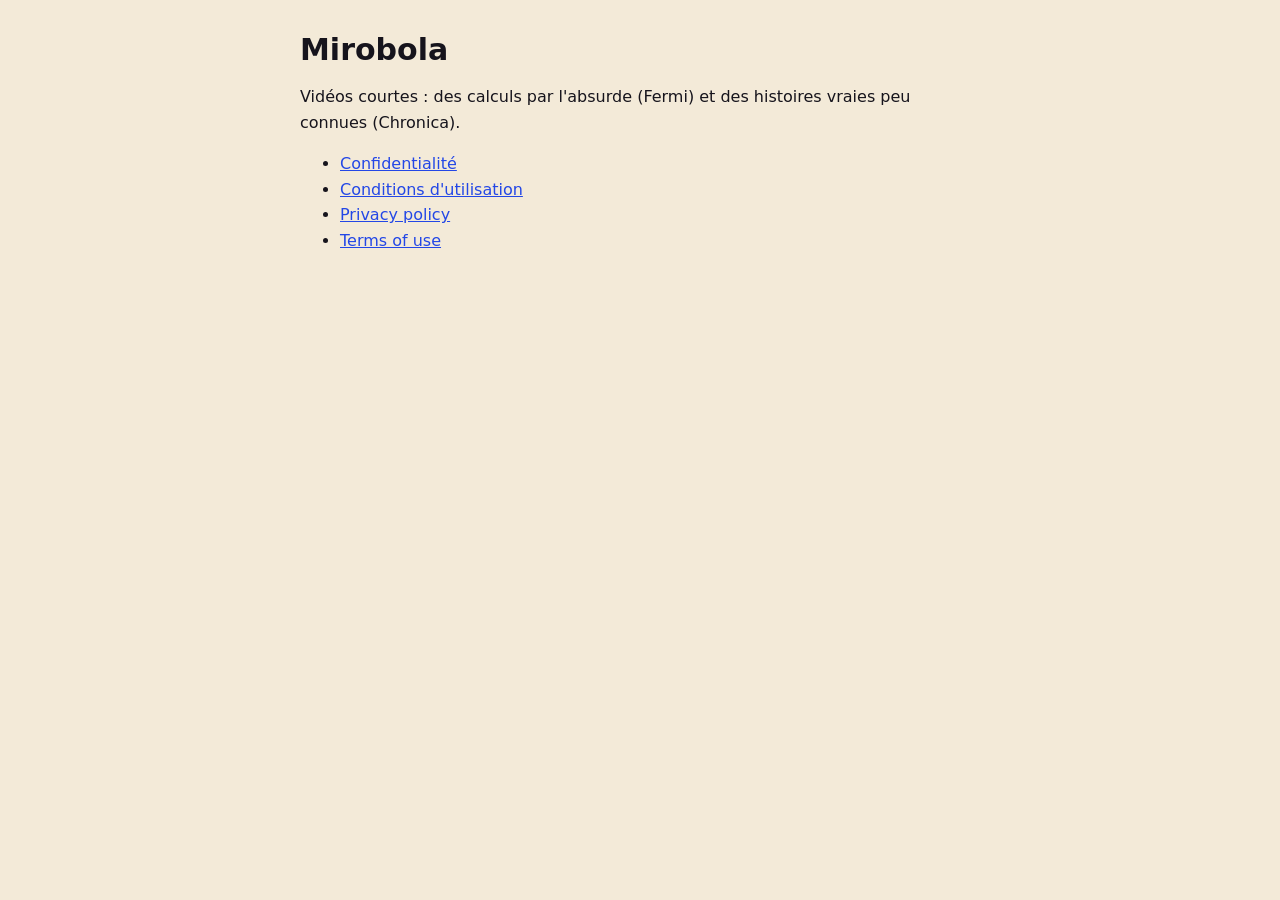
<file: index.html>
<!doctype html>
<html lang="fr">
<head>
<meta charset="utf-8">
<meta name="viewport" content="width=device-width, initial-scale=1">
<title>Mirobola</title>
<link rel="stylesheet" href="style.css">
</head>
<body>
<main>
<h1>Mirobola</h1>
<p>Vidéos courtes : des calculs par l'absurde (Fermi) et des histoires vraies peu connues (Chronica).</p>
<ul>
<li><a href="confidentialite.html">Confidentialité</a></li>
<li><a href="conditions.html">Conditions d'utilisation</a></li>
<li><a href="privacy.html">Privacy policy</a></li>
<li><a href="terms.html">Terms of use</a></li>
</ul>
</main>
</body>
</html>
</file>
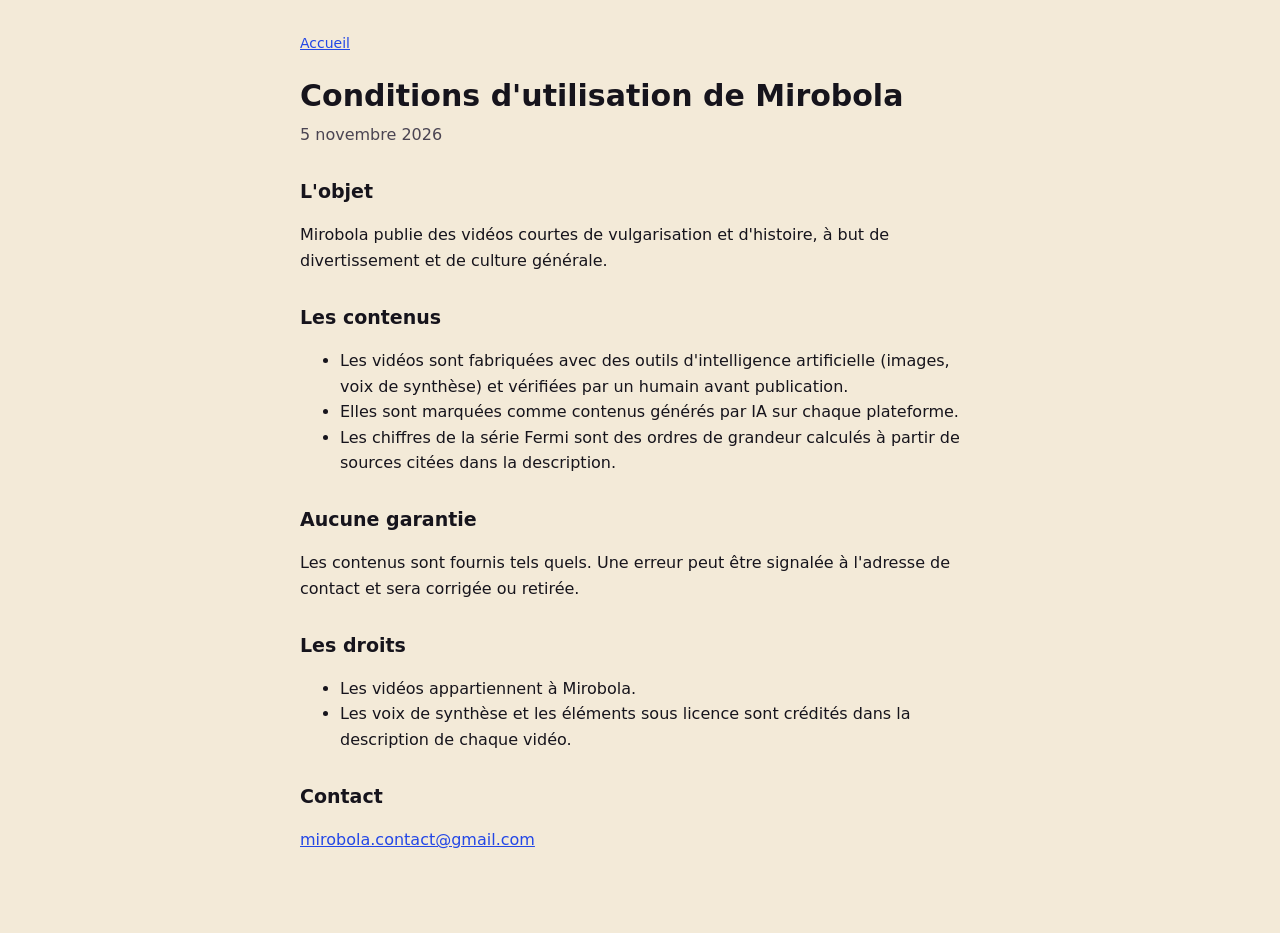
<file: conditions.html>
<!doctype html>
<html lang="fr">
<head>
<meta charset="utf-8">
<meta name="viewport" content="width=device-width, initial-scale=1">
<title>Conditions d'utilisation de Mirobola</title>
<link rel="stylesheet" href="style.css">
</head>
<body>
<main>
<nav><a href="index.html">Accueil</a></nav>
<h1>Conditions d'utilisation de Mirobola</h1>
<p class="date">5 novembre 2026</p>
<h2>L'objet</h2>
<p>Mirobola publie des vidéos courtes de vulgarisation et d'histoire, à but de divertissement et de culture générale.</p>
<h2>Les contenus</h2>
<ul>
<li>Les vidéos sont fabriquées avec des outils d'intelligence artificielle (images, voix de synthèse) et vérifiées par un humain avant publication.</li>
<li>Elles sont marquées comme contenus générés par IA sur chaque plateforme.</li>
<li>Les chiffres de la série Fermi sont des ordres de grandeur calculés à partir de sources citées dans la description.</li>
</ul>
<h2>Aucune garantie</h2>
<p>Les contenus sont fournis tels quels. Une erreur peut être signalée à l'adresse de contact et sera corrigée ou retirée.</p>
<h2>Les droits</h2>
<ul>
<li>Les vidéos appartiennent à Mirobola.</li>
<li>Les voix de synthèse et les éléments sous licence sont crédités dans la description de chaque vidéo.</li>
</ul>
<h2>Contact</h2>
<p><a href="mailto:mirobola.contact@gmail.com">mirobola.contact@gmail.com</a></p>
</main>
</body>
</html>
</file>
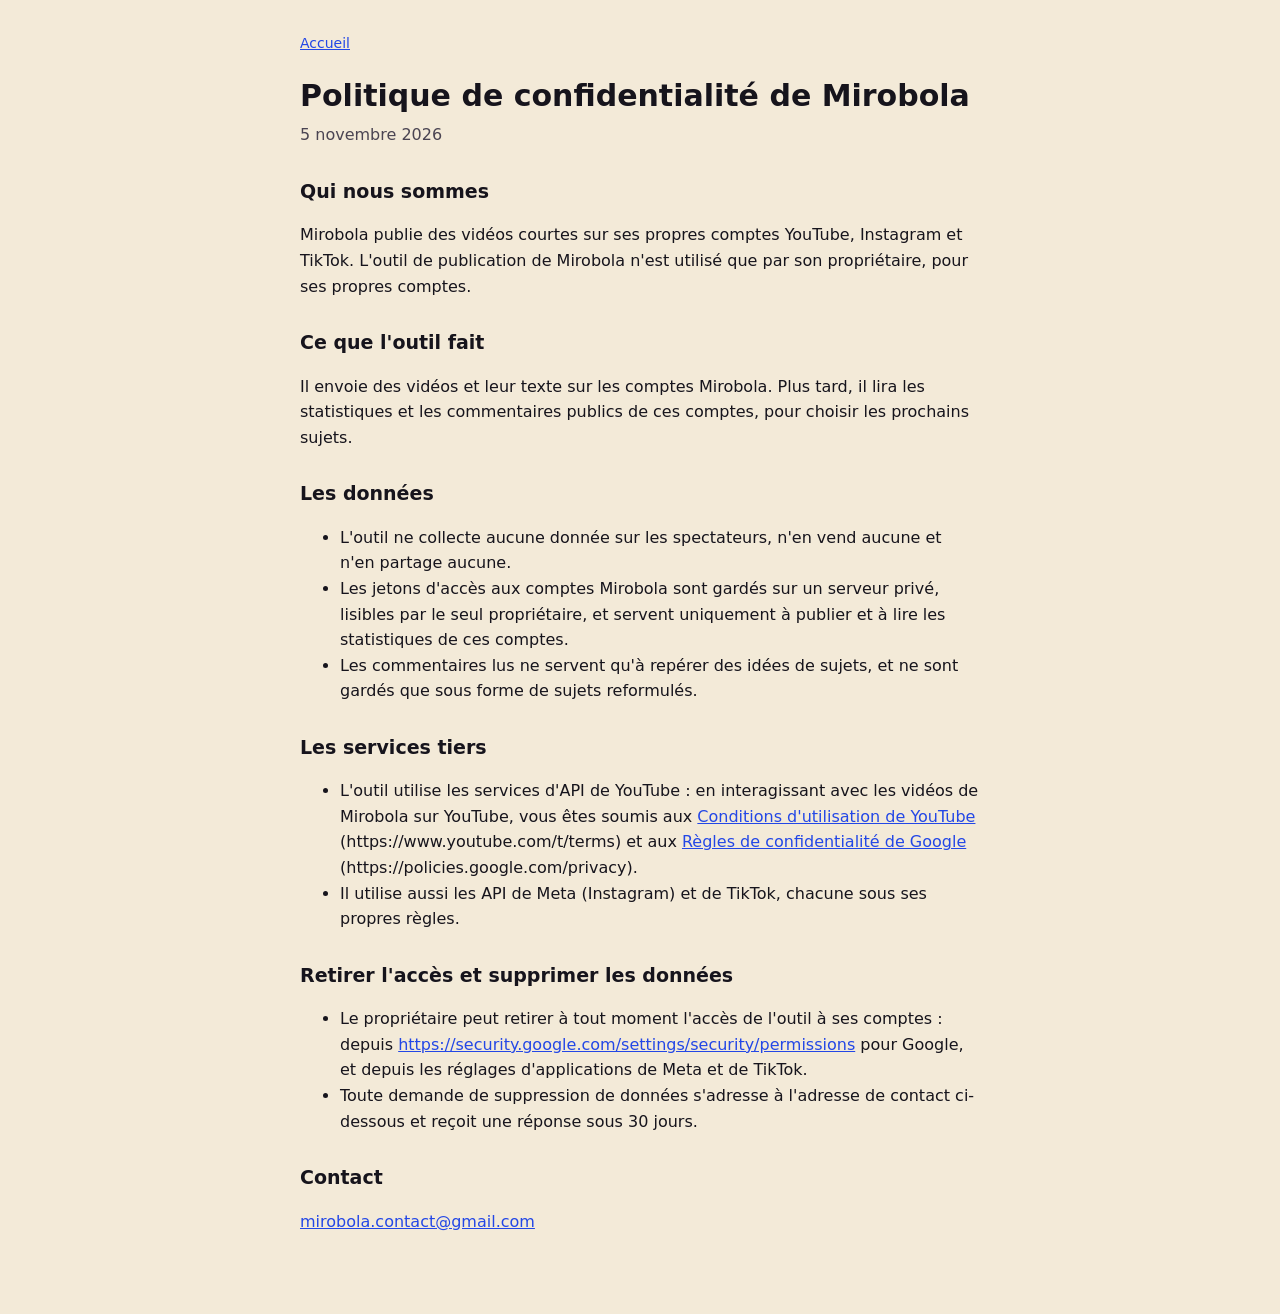
<file: confidentialite.html>
<!doctype html>
<html lang="fr">
<head>
<meta charset="utf-8">
<meta name="viewport" content="width=device-width, initial-scale=1">
<title>Politique de confidentialité de Mirobola</title>
<link rel="stylesheet" href="style.css">
</head>
<body>
<main>
<nav><a href="index.html">Accueil</a></nav>
<h1>Politique de confidentialité de Mirobola</h1>
<p class="date">5 novembre 2026</p>
<h2>Qui nous sommes</h2>
<p>Mirobola publie des vidéos courtes sur ses propres comptes YouTube, Instagram et TikTok. L'outil de publication de Mirobola n'est utilisé que par son propriétaire, pour ses propres comptes.</p>
<h2>Ce que l'outil fait</h2>
<p>Il envoie des vidéos et leur texte sur les comptes Mirobola. Plus tard, il lira les statistiques et les commentaires publics de ces comptes, pour choisir les prochains sujets.</p>
<h2>Les données</h2>
<ul>
<li>L'outil ne collecte aucune donnée sur les spectateurs, n'en vend aucune et n'en partage aucune.</li>
<li>Les jetons d'accès aux comptes Mirobola sont gardés sur un serveur privé, lisibles par le seul propriétaire, et servent uniquement à publier et à lire les statistiques de ces comptes.</li>
<li>Les commentaires lus ne servent qu'à repérer des idées de sujets, et ne sont gardés que sous forme de sujets reformulés.</li>
</ul>
<h2>Les services tiers</h2>
<ul>
<li>L'outil utilise les services d'API de YouTube : en interagissant avec les vidéos de Mirobola sur YouTube, vous êtes soumis aux <a href="https://www.youtube.com/t/terms">Conditions d'utilisation de YouTube</a> (https://www.youtube.com/t/terms) et aux <a href="https://policies.google.com/privacy">Règles de confidentialité de Google</a> (https://policies.google.com/privacy).</li>
<li>Il utilise aussi les API de Meta (Instagram) et de TikTok, chacune sous ses propres règles.</li>
</ul>
<h2>Retirer l'accès et supprimer les données</h2>
<ul>
<li>Le propriétaire peut retirer à tout moment l'accès de l'outil à ses comptes : depuis <a href="https://security.google.com/settings/security/permissions">https://security.google.com/settings/security/permissions</a> pour Google, et depuis les réglages d'applications de Meta et de TikTok.</li>
<li>Toute demande de suppression de données s'adresse à l'adresse de contact ci-dessous et reçoit une réponse sous 30 jours.</li>
</ul>
<h2>Contact</h2>
<p><a href="mailto:mirobola.contact@gmail.com">mirobola.contact@gmail.com</a></p>
</main>
</body>
</html>
</file>
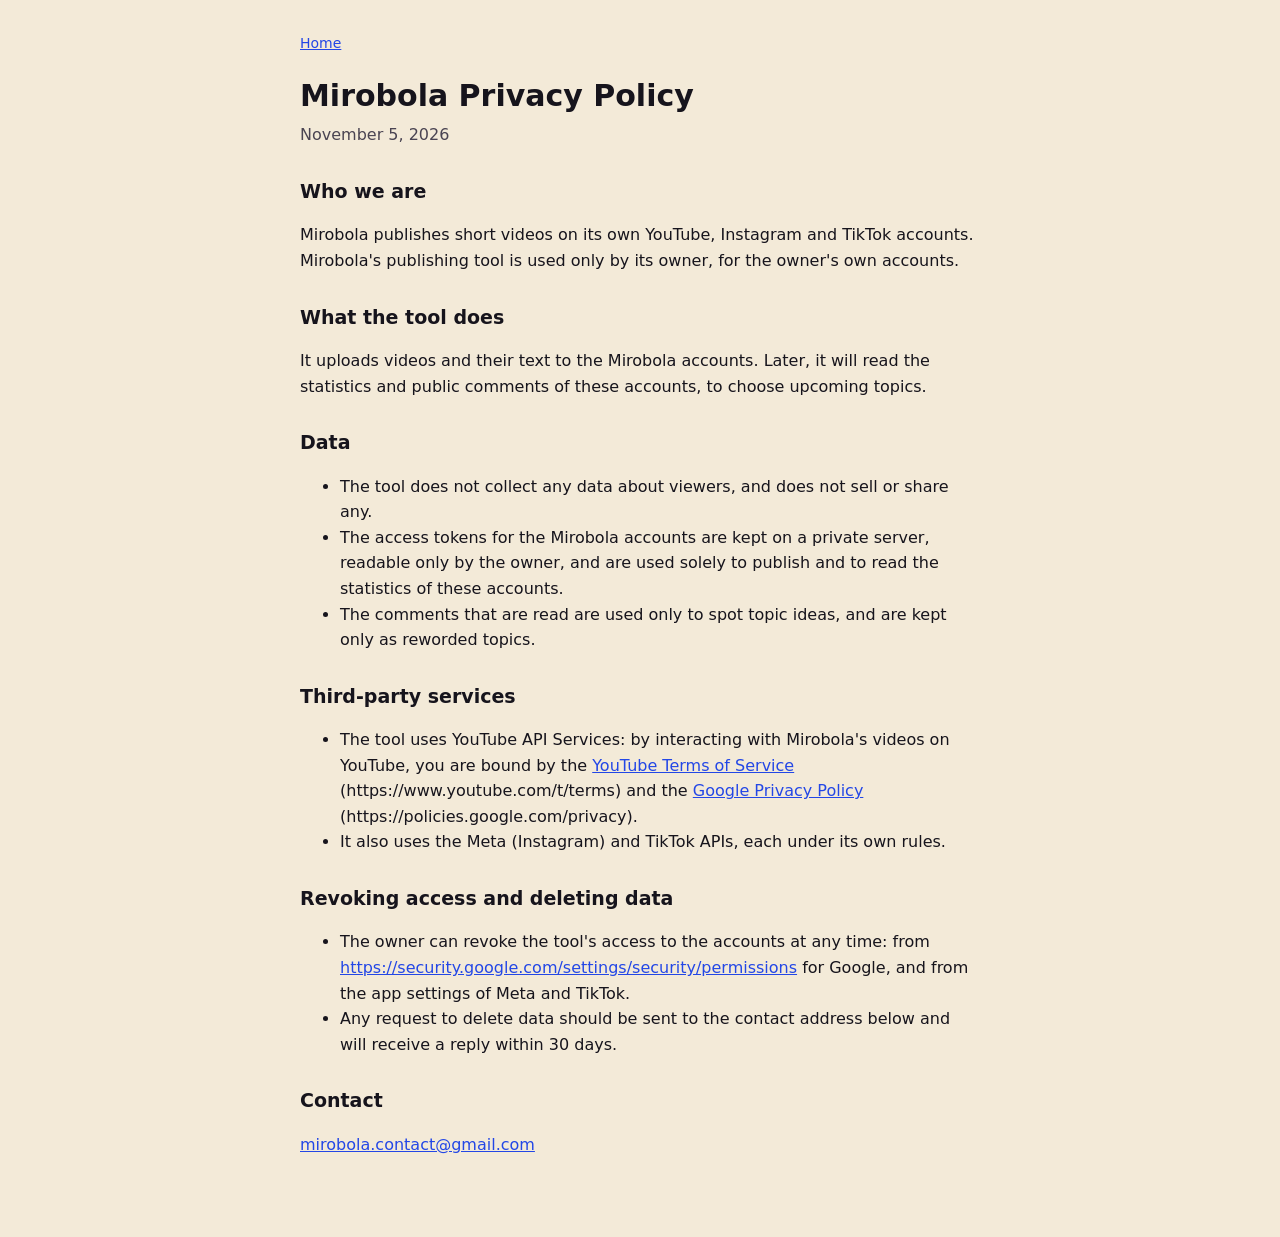
<file: privacy.html>
<!doctype html>
<html lang="en">
<head>
<meta charset="utf-8">
<meta name="viewport" content="width=device-width, initial-scale=1">
<title>Mirobola Privacy Policy</title>
<link rel="stylesheet" href="style.css">
</head>
<body>
<main>
<nav><a href="index.html">Home</a></nav>
<h1>Mirobola Privacy Policy</h1>
<p class="date">November 5, 2026</p>
<h2>Who we are</h2>
<p>Mirobola publishes short videos on its own YouTube, Instagram and TikTok accounts. Mirobola's publishing tool is used only by its owner, for the owner's own accounts.</p>
<h2>What the tool does</h2>
<p>It uploads videos and their text to the Mirobola accounts. Later, it will read the statistics and public comments of these accounts, to choose upcoming topics.</p>
<h2>Data</h2>
<ul>
<li>The tool does not collect any data about viewers, and does not sell or share any.</li>
<li>The access tokens for the Mirobola accounts are kept on a private server, readable only by the owner, and are used solely to publish and to read the statistics of these accounts.</li>
<li>The comments that are read are used only to spot topic ideas, and are kept only as reworded topics.</li>
</ul>
<h2>Third-party services</h2>
<ul>
<li>The tool uses YouTube API Services: by interacting with Mirobola's videos on YouTube, you are bound by the <a href="https://www.youtube.com/t/terms">YouTube Terms of Service</a> (https://www.youtube.com/t/terms) and the <a href="https://policies.google.com/privacy">Google Privacy Policy</a> (https://policies.google.com/privacy).</li>
<li>It also uses the Meta (Instagram) and TikTok APIs, each under its own rules.</li>
</ul>
<h2>Revoking access and deleting data</h2>
<ul>
<li>The owner can revoke the tool's access to the accounts at any time: from <a href="https://security.google.com/settings/security/permissions">https://security.google.com/settings/security/permissions</a> for Google, and from the app settings of Meta and TikTok.</li>
<li>Any request to delete data should be sent to the contact address below and will receive a reply within 30 days.</li>
</ul>
<h2>Contact</h2>
<p><a href="mailto:mirobola.contact@gmail.com">mirobola.contact@gmail.com</a></p>
</main>
</body>
</html>
</file>
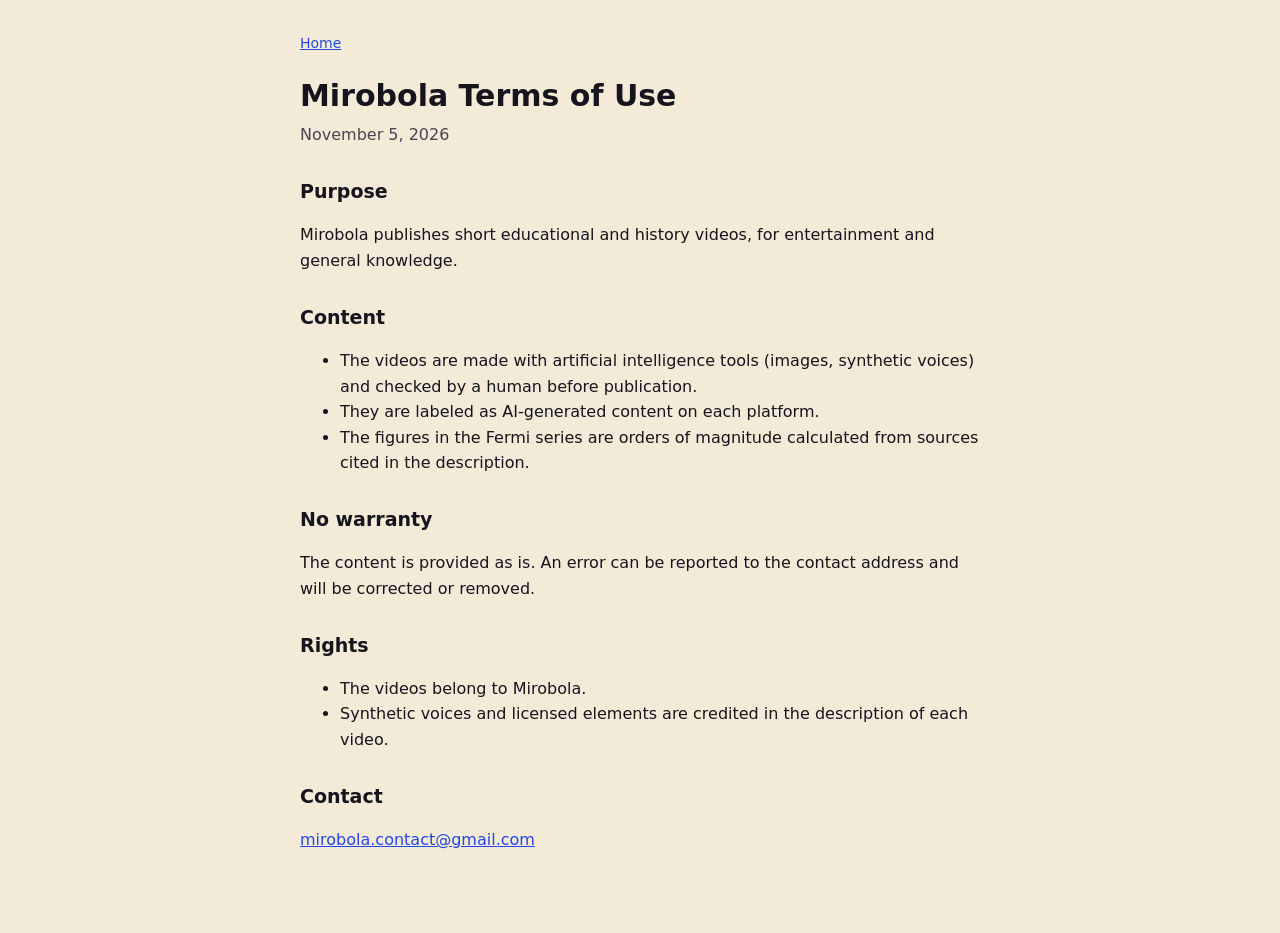
<file: terms.html>
<!doctype html>
<html lang="en">
<head>
<meta charset="utf-8">
<meta name="viewport" content="width=device-width, initial-scale=1">
<title>Mirobola Terms of Use</title>
<link rel="stylesheet" href="style.css">
</head>
<body>
<main>
<nav><a href="index.html">Home</a></nav>
<h1>Mirobola Terms of Use</h1>
<p class="date">November 5, 2026</p>
<h2>Purpose</h2>
<p>Mirobola publishes short educational and history videos, for entertainment and general knowledge.</p>
<h2>Content</h2>
<ul>
<li>The videos are made with artificial intelligence tools (images, synthetic voices) and checked by a human before publication.</li>
<li>They are labeled as AI-generated content on each platform.</li>
<li>The figures in the Fermi series are orders of magnitude calculated from sources cited in the description.</li>
</ul>
<h2>No warranty</h2>
<p>The content is provided as is. An error can be reported to the contact address and will be corrected or removed.</p>
<h2>Rights</h2>
<ul>
<li>The videos belong to Mirobola.</li>
<li>Synthetic voices and licensed elements are credited in the description of each video.</li>
</ul>
<h2>Contact</h2>
<p><a href="mailto:mirobola.contact@gmail.com">mirobola.contact@gmail.com</a></p>
</main>
</body>
</html>
</file>
<file: style.css>
:root { --papier: #F3EAD8; --encre: #16141C; --encre-2: #4A4452; --cobalt: #2347E6; }
* { box-sizing: border-box; }
body { margin: 0; background: var(--papier); color: var(--encre); font: 16px/1.6 system-ui, sans-serif; }
main { max-width: 720px; margin: 0 auto; padding: 32px 20px 64px; }
h1 { font-size: 30px; line-height: 1.2; margin: 0 0 8px; }
h2 { font-size: 19px; margin: 28px 0 6px; }
p, li { color: var(--encre); }
.date { color: var(--encre-2); margin: 0 0 24px; }
a { color: var(--cobalt); }
nav { margin-bottom: 24px; font-size: 14px; }
</file>
